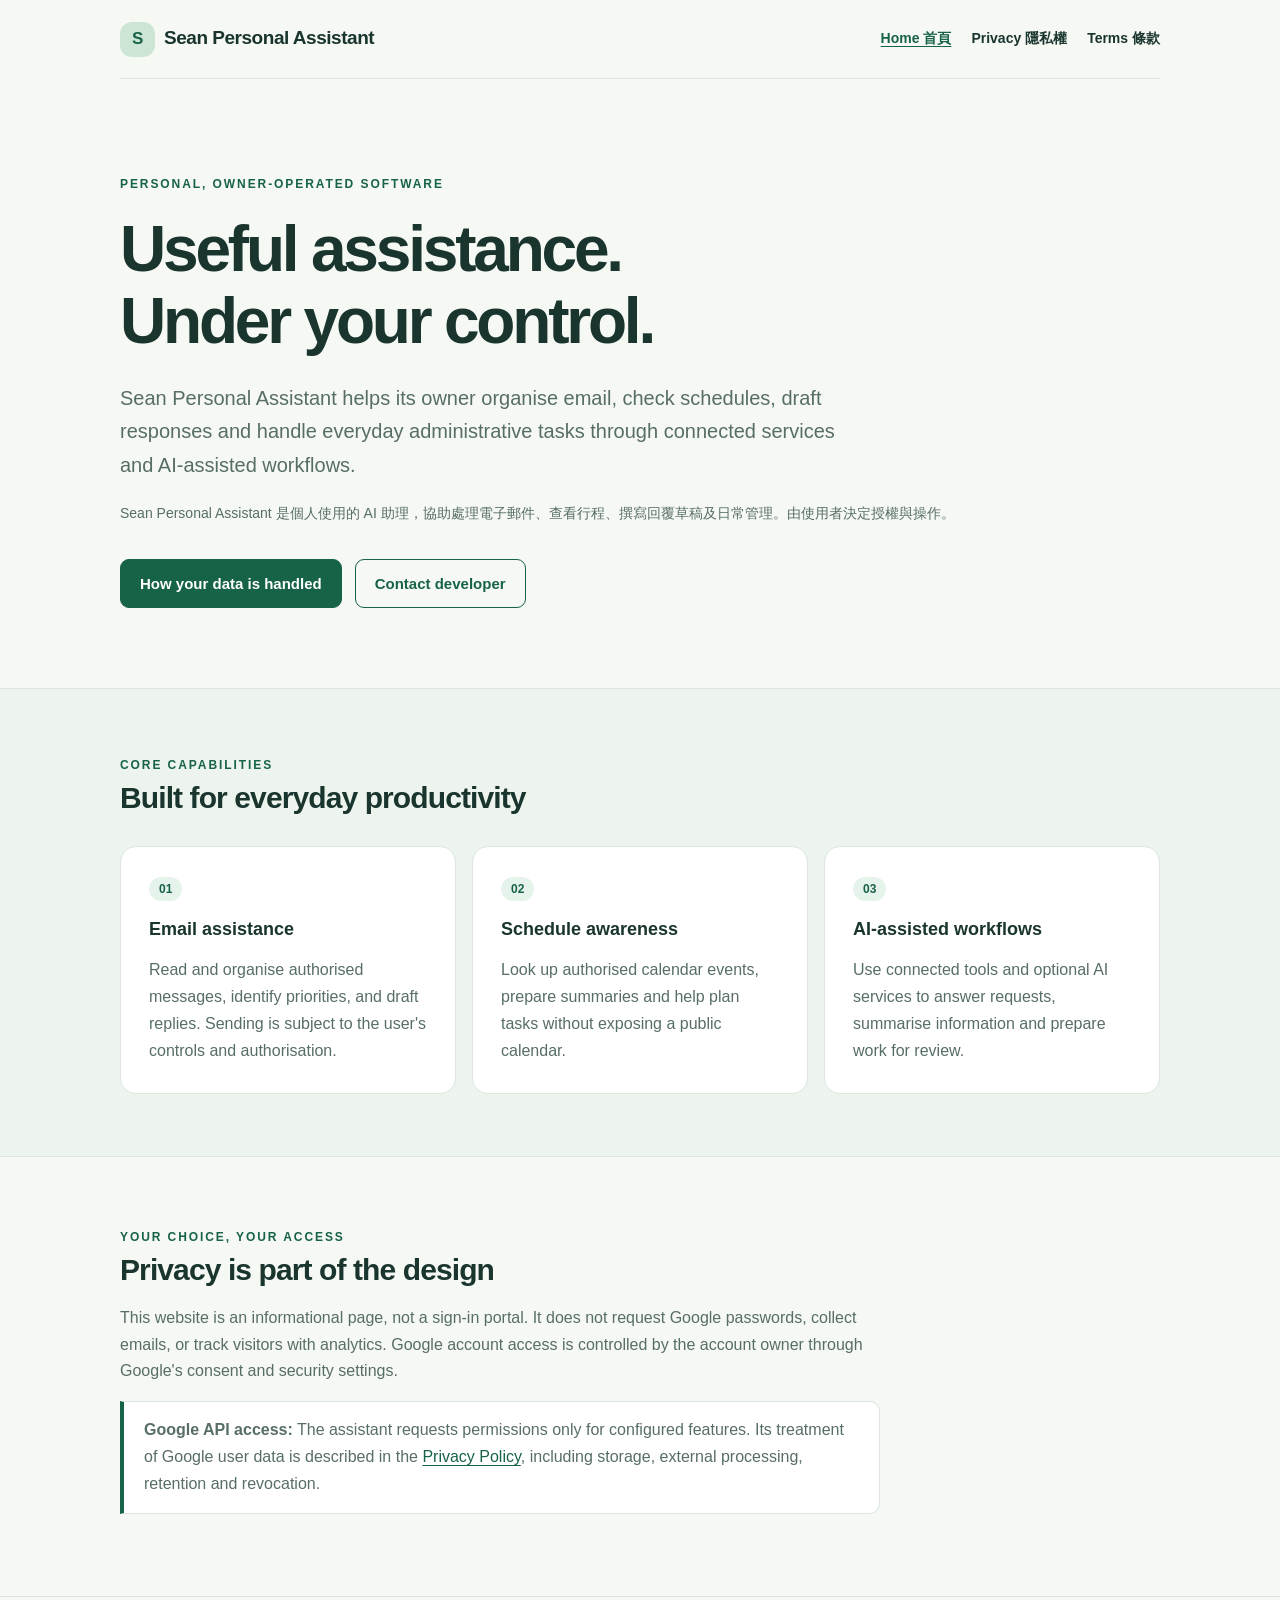
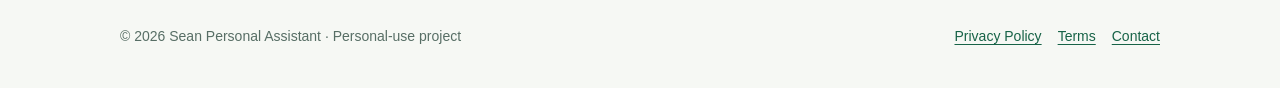
<file: index.html>
<!doctype html>
<html lang="en"><head><meta charset="utf-8"><meta name="viewport" content="width=device-width, initial-scale=1">
<meta name="description" content="Sean Personal Assistant is a privately operated AI-assisted productivity tool for email, scheduling and everyday workflows.">
<title>Sean Personal Assistant — Private Productivity Assistant</title><link rel="stylesheet" href="styles.css"></head>
<body><header class="wrap nav"><a class="brand" href="./"><span class="brandmark" aria-hidden="true">S</span>Sean Personal Assistant</a><nav class="navlinks" aria-label="Main navigation"><a href="./" aria-current="page">Home 首頁</a><a href="privacy.html">Privacy 隱私權</a><a href="terms.html">Terms 條款</a></nav></header>
<main><section class="wrap hero"><span class="eyebrow">Personal, owner-operated software</span><h1>Useful assistance.<br>Under your control.</h1><p class="intro">Sean Personal Assistant helps its owner organise email, check schedules, draft responses and handle everyday administrative tasks through connected services and AI-assisted workflows.</p>
<p class="small" lang="zh-Hant">Sean Personal Assistant 是個人使用的 AI 助理，協助處理電子郵件、查看行程、撰寫回覆草稿及日常管理。由使用者決定授權與操作。</p>
<div class="cta"><a class="button" href="privacy.html">How your data is handled</a><a class="button secondary" href="mailto:e93116@gmail.com">Contact developer</a></div></section>
<section class="stripe"><div class="wrap"><span class="eyebrow">Core capabilities</span><h2>Built for everyday productivity</h2>
<div class="cards"><article class="card"><span class="chip">01</span><h3>Email assistance</h3><p>Read and organise authorised messages, identify priorities, and draft replies. Sending is subject to the user's controls and authorisation.</p></article><article class="card"><span class="chip">02</span><h3>Schedule awareness</h3><p>Look up authorised calendar events, prepare summaries and help plan tasks without exposing a public calendar.</p></article><article class="card"><span class="chip">03</span><h3>AI-assisted workflows</h3><p>Use connected tools and optional AI services to answer requests, summarise information and prepare work for review.</p></article></div></div></section>
<section class="wrap section"><span class="eyebrow">Your choice, your access</span><h2>Privacy is part of the design</h2><p>This website is an informational page, not a sign-in portal. It does not request Google passwords, collect emails, or track visitors with analytics. Google account access is controlled by the account owner through Google's consent and security settings.</p><p class="note"><strong>Google API access:</strong> The assistant requests permissions only for configured features. Its treatment of Google user data is described in the <a href="privacy.html">Privacy Policy</a>, including storage, external processing, retention and revocation.</p></section></main>
<footer><div class="wrap footer-content"><span>© 2026 Sean Personal Assistant · Personal-use project</span><span><a href="privacy.html">Privacy Policy</a><a href="terms.html">Terms</a><a href="mailto:e93116@gmail.com">Contact</a></span></div></footer></body></html>
</file>
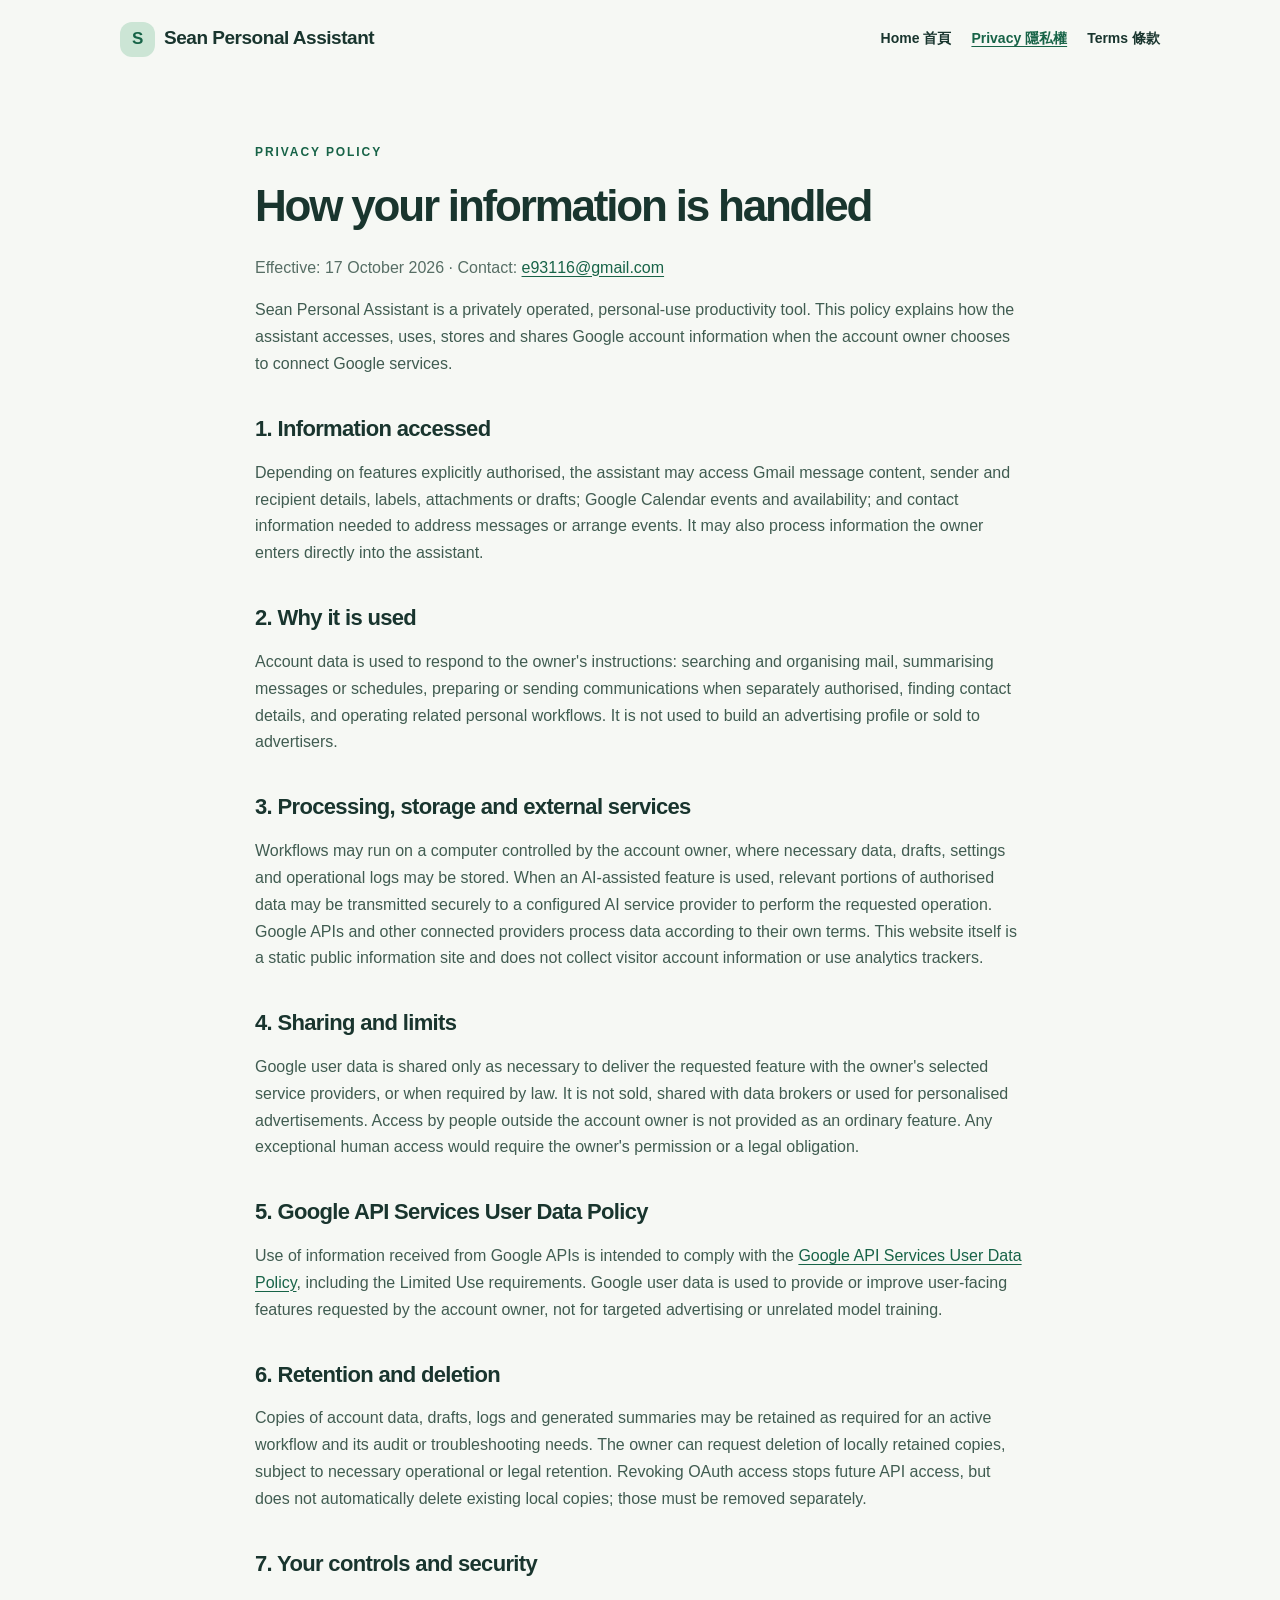
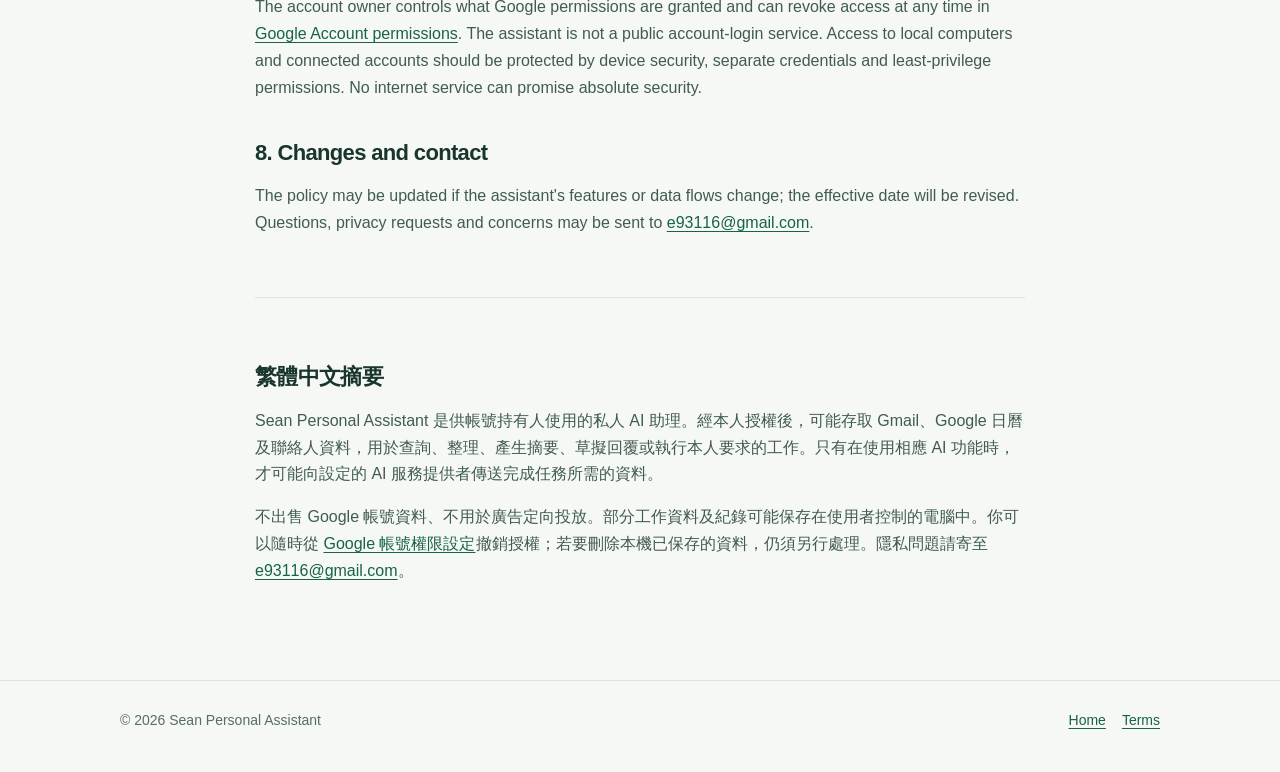
<file: privacy.html>
<!doctype html>
<html lang="en"><head><meta charset="utf-8"><meta name="viewport" content="width=device-width, initial-scale=1"><meta name="description" content="Privacy policy for Sean Personal Assistant, including Google API user data."><title>Privacy Policy — Sean Personal Assistant</title><link rel="stylesheet" href="styles.css"></head><body>
<header class="wrap nav"><a class="brand" href="./"><span class="brandmark" aria-hidden="true">S</span>Sean Personal Assistant</a><nav class="navlinks"><a href="./">Home 首頁</a><a href="privacy.html" aria-current="page">Privacy 隱私權</a><a href="terms.html">Terms 條款</a></nav></header>
<main class="legal"><span class="eyebrow">Privacy Policy</span><h1>How your information is handled</h1><p class="subheading">Effective: 17 October 2026 · Contact: <a href="mailto:e93116@gmail.com">e93116@gmail.com</a></p>
<p>Sean Personal Assistant is a privately operated, personal-use productivity tool. This policy explains how the assistant accesses, uses, stores and shares Google account information when the account owner chooses to connect Google services.</p>
<h2>1. Information accessed</h2><p>Depending on features explicitly authorised, the assistant may access Gmail message content, sender and recipient details, labels, attachments or drafts; Google Calendar events and availability; and contact information needed to address messages or arrange events. It may also process information the owner enters directly into the assistant.</p>
<h2>2. Why it is used</h2><p>Account data is used to respond to the owner's instructions: searching and organising mail, summarising messages or schedules, preparing or sending communications when separately authorised, finding contact details, and operating related personal workflows. It is not used to build an advertising profile or sold to advertisers.</p>
<h2>3. Processing, storage and external services</h2><p>Workflows may run on a computer controlled by the account owner, where necessary data, drafts, settings and operational logs may be stored. When an AI-assisted feature is used, relevant portions of authorised data may be transmitted securely to a configured AI service provider to perform the requested operation. Google APIs and other connected providers process data according to their own terms. This website itself is a static public information site and does not collect visitor account information or use analytics trackers.</p>
<h2>4. Sharing and limits</h2><p>Google user data is shared only as necessary to deliver the requested feature with the owner's selected service providers, or when required by law. It is not sold, shared with data brokers or used for personalised advertisements. Access by people outside the account owner is not provided as an ordinary feature. Any exceptional human access would require the owner's permission or a legal obligation.</p>
<h2>5. Google API Services User Data Policy</h2><p>Use of information received from Google APIs is intended to comply with the <a href="https://developers.google.com/terms/api-services-user-data-policy">Google API Services User Data Policy</a>, including the Limited Use requirements. Google user data is used to provide or improve user-facing features requested by the account owner, not for targeted advertising or unrelated model training.</p>
<h2>6. Retention and deletion</h2><p>Copies of account data, drafts, logs and generated summaries may be retained as required for an active workflow and its audit or troubleshooting needs. The owner can request deletion of locally retained copies, subject to necessary operational or legal retention. Revoking OAuth access stops future API access, but does not automatically delete existing local copies; those must be removed separately.</p>
<h2>7. Your controls and security</h2><p>The account owner controls what Google permissions are granted and can revoke access at any time in <a href="https://myaccount.google.com/permissions">Google Account permissions</a>. The assistant is not a public account-login service. Access to local computers and connected accounts should be protected by device security, separate credentials and least-privilege permissions. No internet service can promise absolute security.</p>
<h2>8. Changes and contact</h2><p>The policy may be updated if the assistant's features or data flows change; the effective date will be revised. Questions, privacy requests and concerns may be sent to <a href="mailto:e93116@gmail.com">e93116@gmail.com</a>.</p>
<div class="translation" lang="zh-Hant"><h2>繁體中文摘要</h2><p>Sean Personal Assistant 是供帳號持有人使用的私人 AI 助理。經本人授權後，可能存取 Gmail、Google 日曆及聯絡人資料，用於查詢、整理、產生摘要、草擬回覆或執行本人要求的工作。只有在使用相應 AI 功能時，才可能向設定的 AI 服務提供者傳送完成任務所需的資料。</p><p>不出售 Google 帳號資料、不用於廣告定向投放。部分工作資料及紀錄可能保存在使用者控制的電腦中。你可以隨時從 <a href="https://myaccount.google.com/permissions">Google 帳號權限設定</a>撤銷授權；若要刪除本機已保存的資料，仍須另行處理。隱私問題請寄至 <a href="mailto:e93116@gmail.com">e93116@gmail.com</a>。</p></div></main>
<footer><div class="wrap footer-content"><span>© 2026 Sean Personal Assistant</span><span><a href="./">Home</a><a href="terms.html">Terms</a></span></div></footer></body></html>
</file>
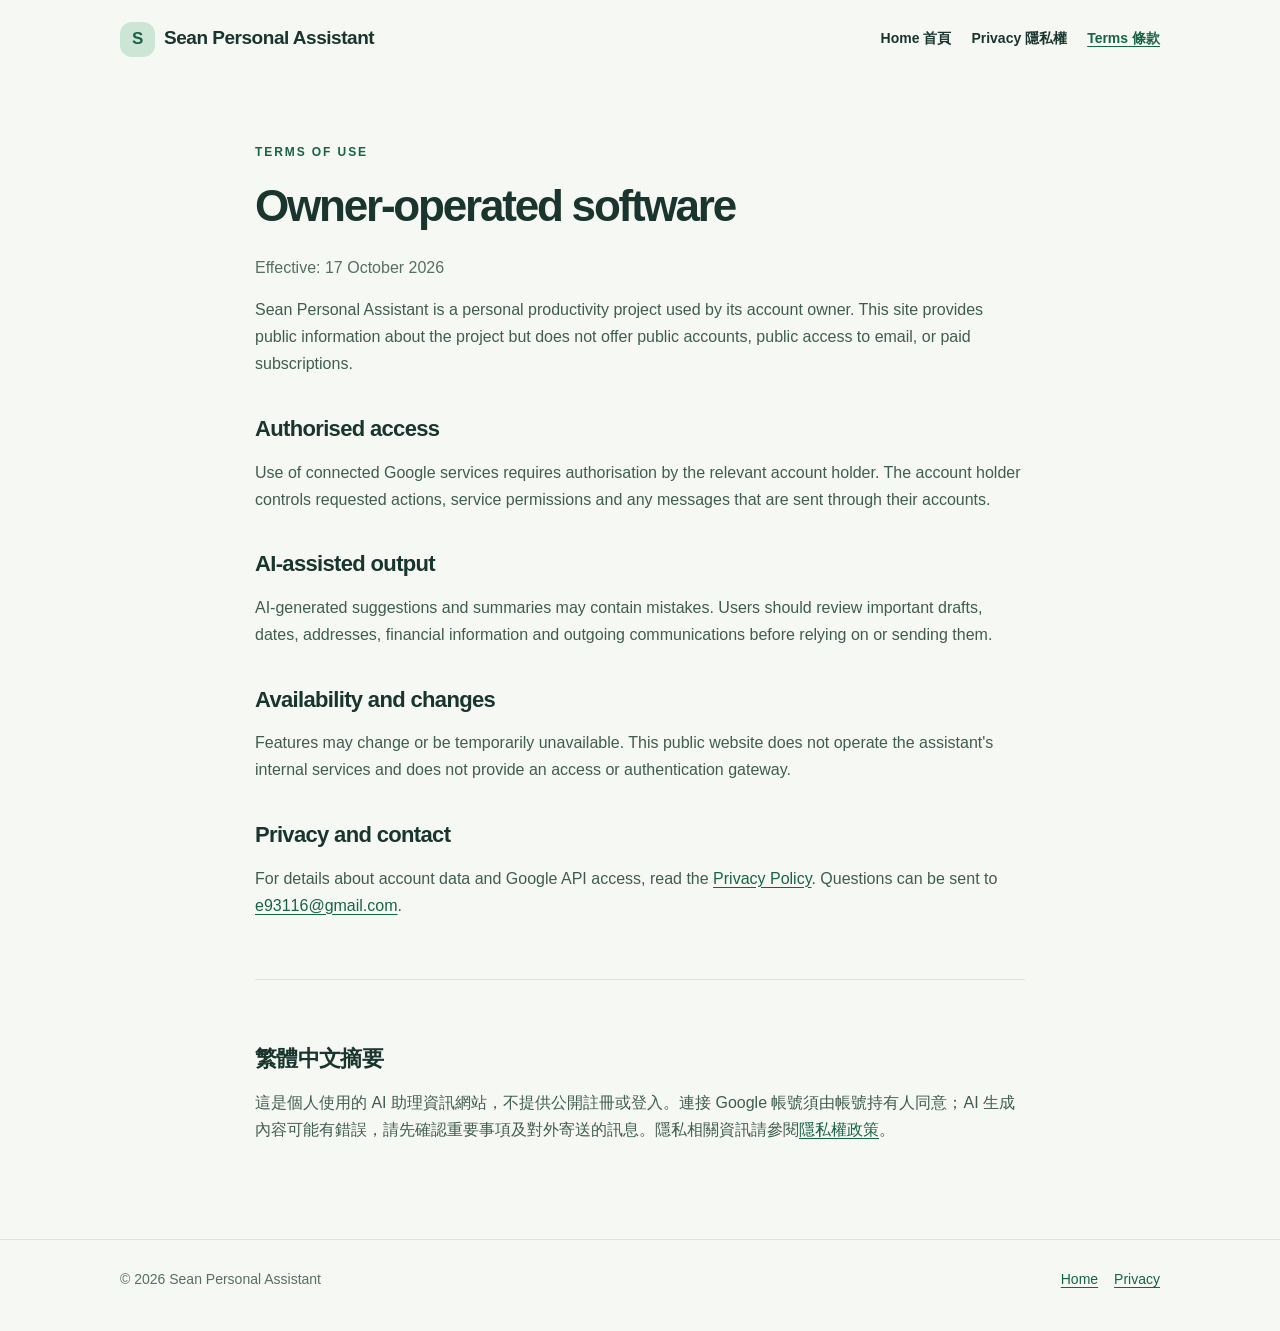
<file: terms.html>
<!doctype html><html lang="en"><head><meta charset="utf-8"><meta name="viewport" content="width=device-width, initial-scale=1"><meta name="description" content="Terms of use for Sean Personal Assistant."><title>Terms of Use — Sean Personal Assistant</title><link rel="stylesheet" href="styles.css"></head><body>
<header class="wrap nav"><a class="brand" href="./"><span class="brandmark" aria-hidden="true">S</span>Sean Personal Assistant</a><nav class="navlinks"><a href="./">Home 首頁</a><a href="privacy.html">Privacy 隱私權</a><a href="terms.html" aria-current="page">Terms 條款</a></nav></header>
<main class="legal"><span class="eyebrow">Terms of Use</span><h1>Owner-operated software</h1><p class="subheading">Effective: 17 October 2026</p><p>Sean Personal Assistant is a personal productivity project used by its account owner. This site provides public information about the project but does not offer public accounts, public access to email, or paid subscriptions.</p>
<h2>Authorised access</h2><p>Use of connected Google services requires authorisation by the relevant account holder. The account holder controls requested actions, service permissions and any messages that are sent through their accounts.</p>
<h2>AI-assisted output</h2><p>AI-generated suggestions and summaries may contain mistakes. Users should review important drafts, dates, addresses, financial information and outgoing communications before relying on or sending them.</p>
<h2>Availability and changes</h2><p>Features may change or be temporarily unavailable. This public website does not operate the assistant's internal services and does not provide an access or authentication gateway.</p>
<h2>Privacy and contact</h2><p>For details about account data and Google API access, read the <a href="privacy.html">Privacy Policy</a>. Questions can be sent to <a href="mailto:e93116@gmail.com">e93116@gmail.com</a>.</p>
<div class="translation" lang="zh-Hant"><h2>繁體中文摘要</h2><p>這是個人使用的 AI 助理資訊網站，不提供公開註冊或登入。連接 Google 帳號須由帳號持有人同意；AI 生成內容可能有錯誤，請先確認重要事項及對外寄送的訊息。隱私相關資訊請參閱<a href="privacy.html">隱私權政策</a>。</p></div></main>
<footer><div class="wrap footer-content"><span>© 2026 Sean Personal Assistant</span><span><a href="./">Home</a><a href="privacy.html">Privacy</a></span></div></footer></body></html>
</file>
<file: styles.css>
:root{color-scheme:light;--ink:#19352e;--muted:#576e65;--accent:#176347;--paper:#f6f8f4;--line:#dce6df;--card:#fff;--light:#e6f3eb}*{box-sizing:border-box}html{scroll-behavior:smooth}body{margin:0;background:var(--paper);color:var(--ink);font-family:-apple-system,BlinkMacSystemFont,"Segoe UI",Arial,"Noto Sans TC",sans-serif;line-height:1.68;font-size:16px}a{color:var(--accent);text-underline-offset:3px}a:hover{text-decoration-thickness:2px}.wrap{width:min(100% - 40px,1040px);margin-inline:auto}.nav{display:flex;align-items:center;justify-content:space-between;gap:20px;min-height:78px}.nav a.brand{font-weight:750;text-decoration:none;font-size:19px;letter-spacing:-.025em;color:var(--ink)}.brandmark{display:inline-grid;place-items:center;background:#cce5d5;color:var(--accent);width:35px;height:35px;border-radius:12px;margin-right:9px;font-size:17px}.navlinks{display:flex;gap:20px;flex-wrap:wrap}.navlinks a{font-size:14px;font-weight:600;color:var(--ink);text-decoration:none}.navlinks a[aria-current=page]{color:var(--accent);text-decoration:underline}.hero{padding:91px 0 80px;border-top:1px solid var(--line)}.eyebrow{font-size:12px;letter-spacing:.16em;text-transform:uppercase;font-weight:750;color:var(--accent)}h1{font-size:clamp(36px,5.4vw,64px);line-height:1.13;letter-spacing:-.05em;font-weight:780;max-width:850px;margin:16px 0 24px}h2{font-size:clamp(23px,2.5vw,30px);line-height:1.3;letter-spacing:-.03em;margin:0 0 16px}h3{font-size:18px;line-height:1.35;margin:0 0 6px}.intro{font-size:20px;max-width:720px;color:var(--muted)}.cta{display:flex;flex-wrap:wrap;gap:13px;margin-top:33px}.button{display:inline-block;padding:11px 19px;border-radius:9px;text-decoration:none;font-size:15px;font-weight:700;border:1px solid var(--accent);color:#fff;background:var(--accent)}.button.secondary{background:transparent;color:var(--accent)}.stripe{padding:62px 0;background:#edf3ed;border-top:1px solid var(--line);border-bottom:1px solid var(--line)}.cards{display:grid;grid-template-columns:repeat(3,minmax(0,1fr));gap:16px;margin-top:29px}.card{border:1px solid var(--line);background:var(--card);border-radius:16px;padding:28px;min-height:198px}.card p{margin-bottom:0;color:var(--muted)}.chip{display:inline-block;background:var(--light);color:var(--accent);padding:2px 10px;font-size:12px;font-weight:750;border-radius:20px;margin-bottom:16px}.section{padding:66px 0}.section p{max-width:760px;color:var(--muted)}.small{font-size:14px;color:var(--muted)}.note{background:#fff;border:1px solid var(--line);border-left:4px solid var(--accent);padding:15px 20px;border-radius:0 10px 10px 0;max-width:850px}.legal{width:min(100% - 40px,770px);margin:60px auto 95px}.legal h1{font-size:clamp(32px,4vw,44px)}.legal h2{font-size:22px;margin:37px 0 10px}.legal p,.legal li{color:#405c51}.legal ul{padding-left:23px}.legal .subheading{color:var(--muted)}.translation{border-top:1px solid var(--line);margin-top:60px;padding-top:28px}footer{border-top:1px solid var(--line);padding:28px 0 40px;color:var(--muted);font-size:14px}footer .footer-content{display:flex;justify-content:space-between;flex-wrap:wrap;gap:10px}footer a{margin-left:16px}@media(max-width:720px){.nav{padding:15px 0;align-items:flex-start;flex-direction:column}.hero{padding:64px 0}.cards{grid-template-columns:1fr}.card{min-height:0}.stripe,.section{padding:48px 0}.intro{font-size:17px}.navlinks{gap:14px}}
</file>
